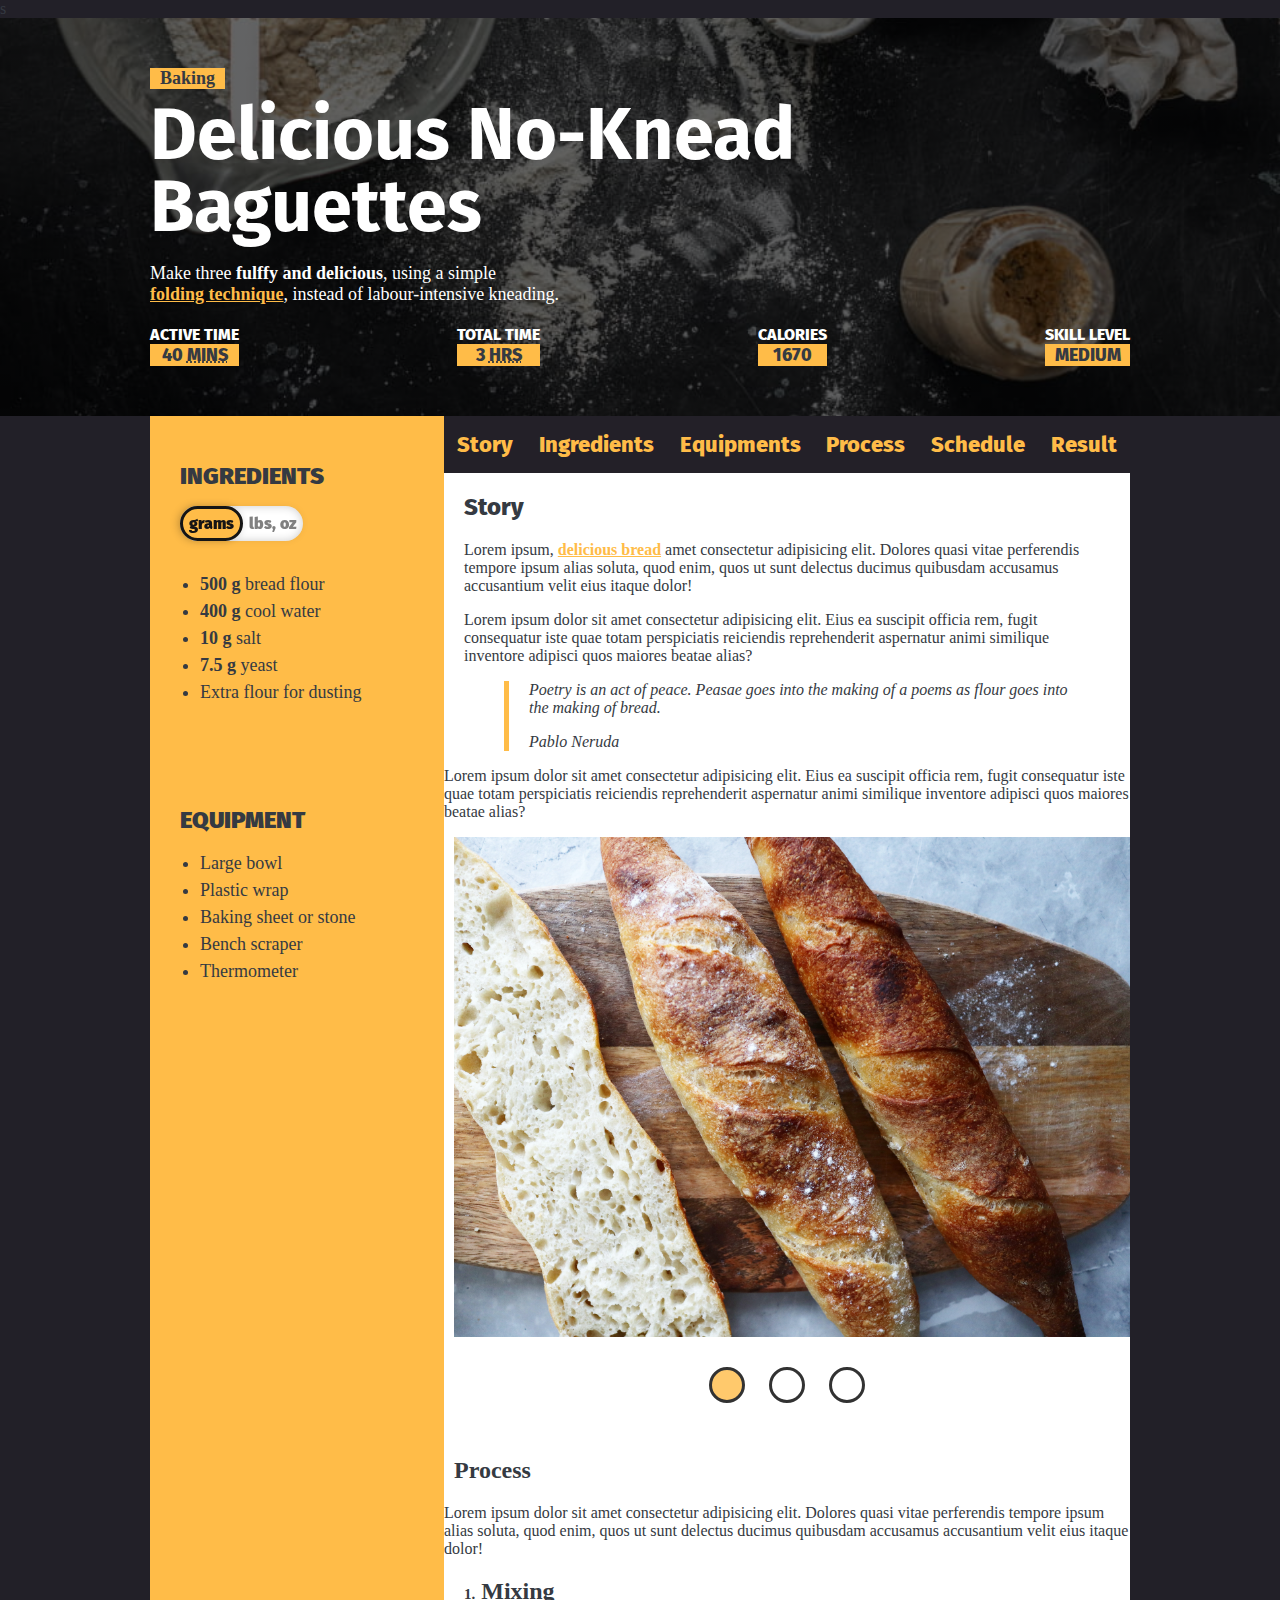
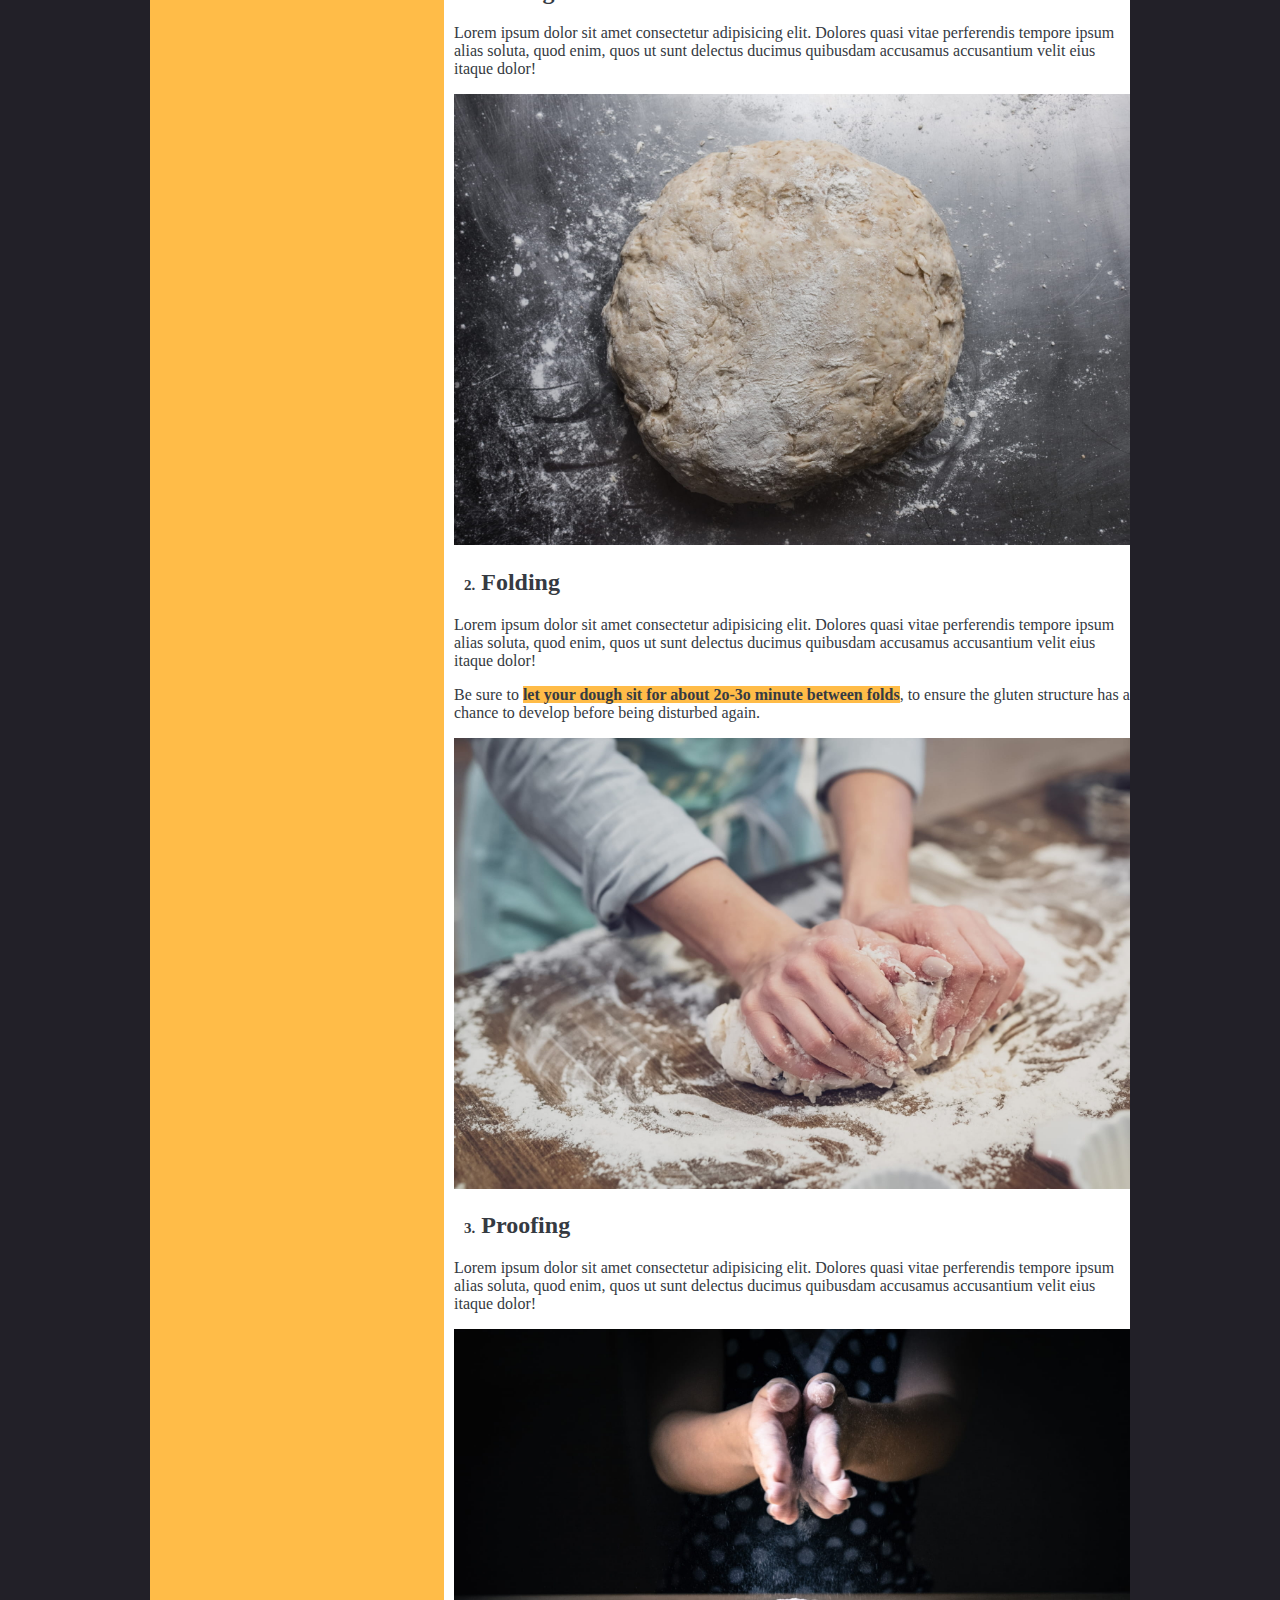
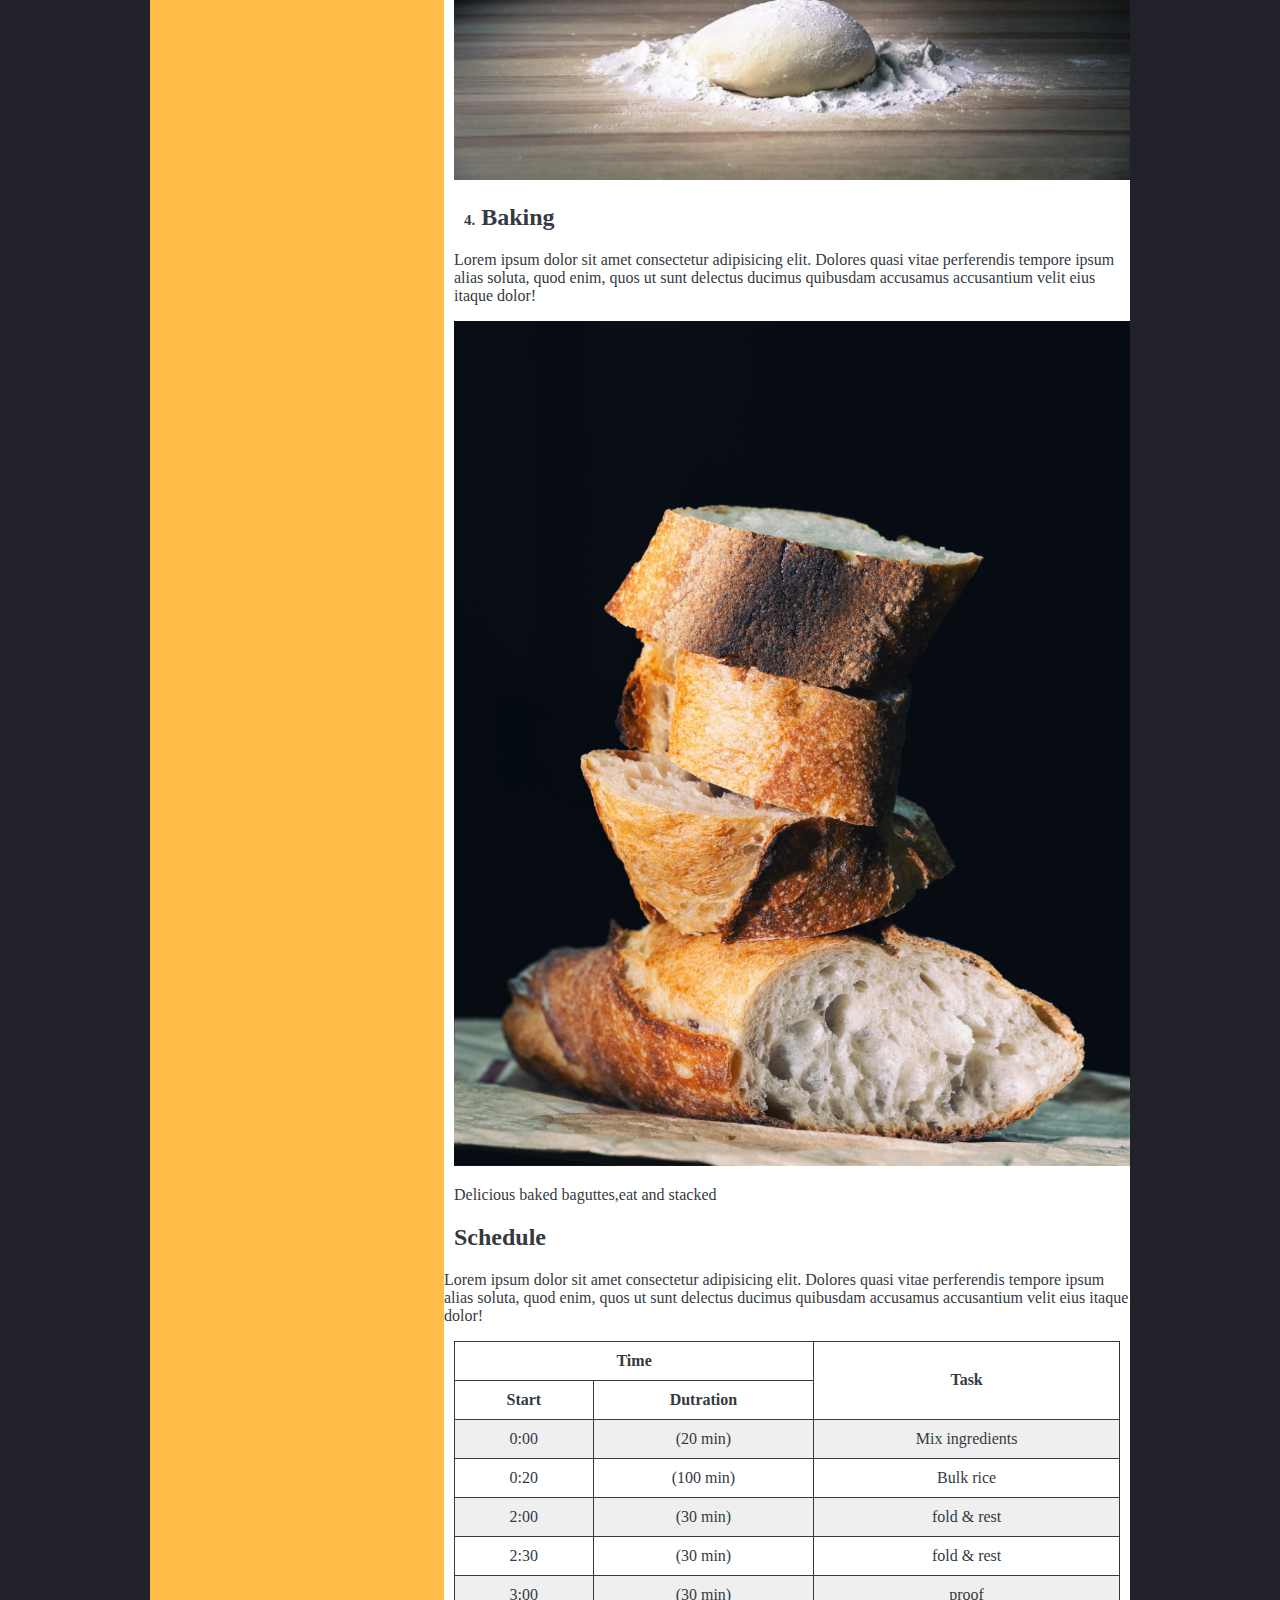
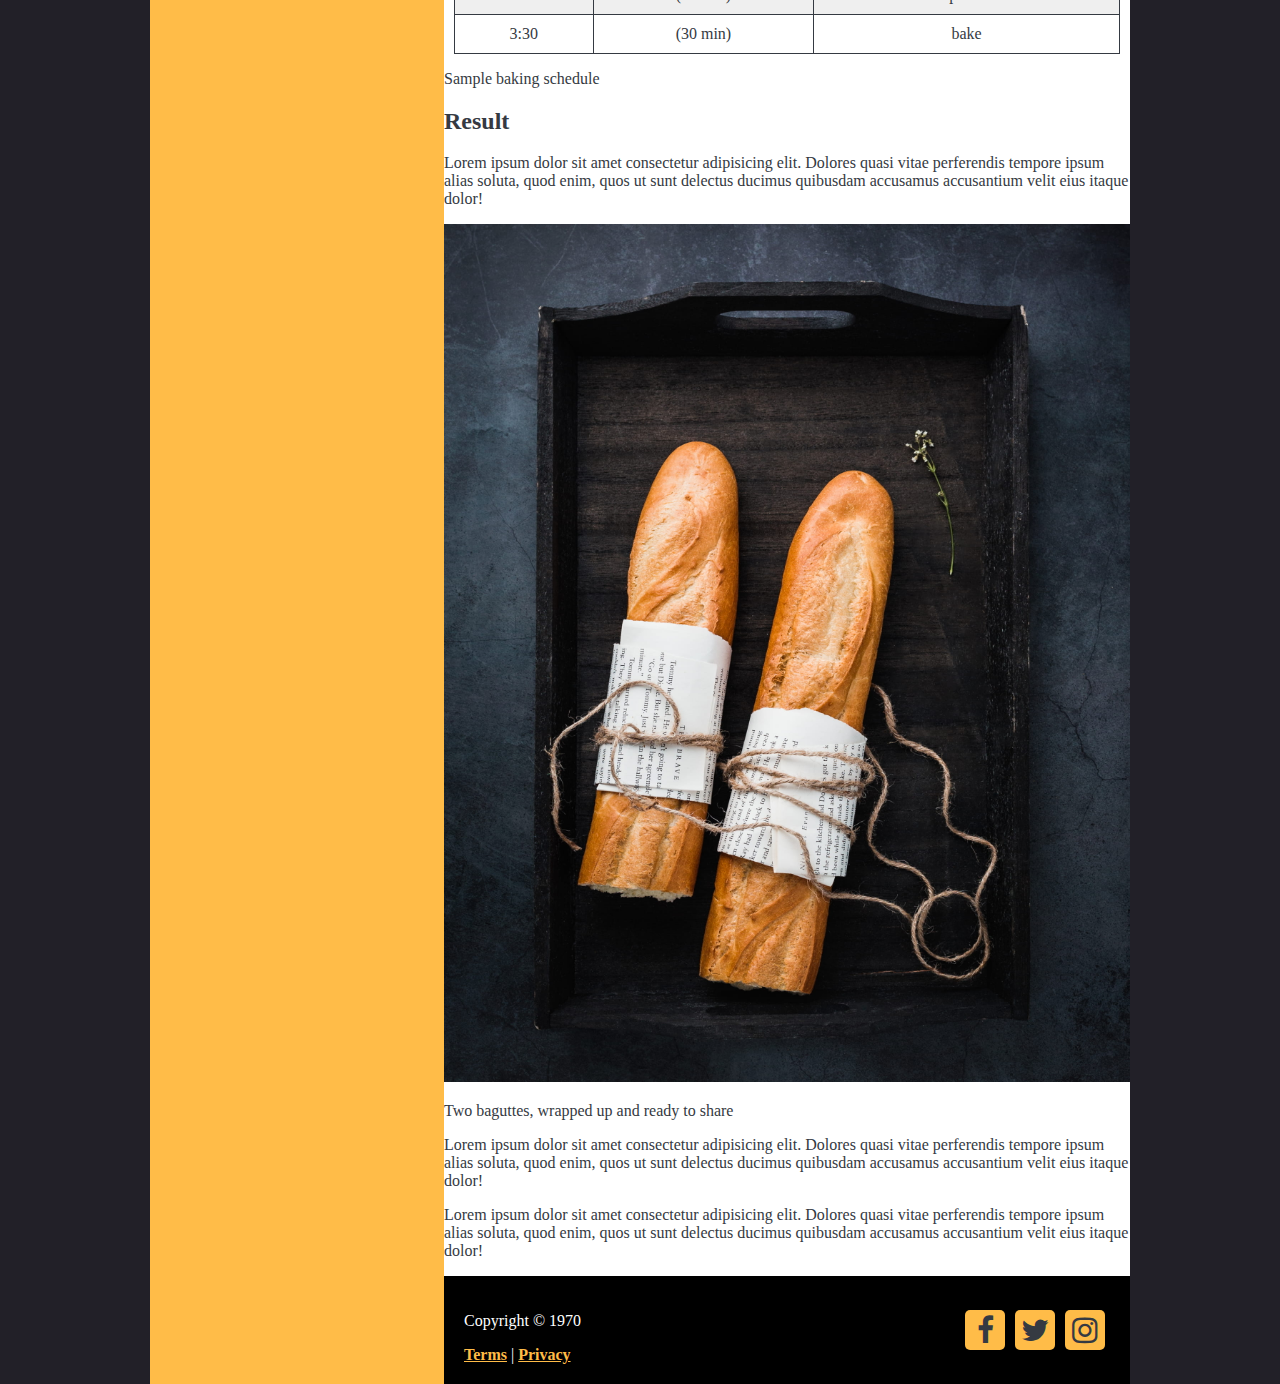
<file: Index.html>
<!DOCTYPE html>
<html lang="en">

<head>
    <meta charset="UTF-8">
    <meta http-equiv="X-UA-Compatible" content="IE=edge">
    <meta name="description" content="Recipe for delicious No-Knead Baguettes">s
    <meta name="viewport" content="width=device-width, initial-scale=1.0">
    <title>Baking</title>
    <link rel="stylesheet" href="https://cdnjs.cloudflare.com/ajax/libs/font-awesome/4.7.0/css/font-awesome.min.css">
    <link rel="preconnect" href="https://fonts.gstatic.com">
    <link href="https://fonts.googleapis.com/css2?family=Fira+Sans:wght@500;600;700;800&display=swap" rel="stylesheet">
    <link rel="stylesheet" href="assets/css/style.css">
</head>

<body>

    <!-- Home section -->

    <div class="main-wrapper">
        <section class="home">
            <div class="tag">
                <p>Baking</p>
            </div>
            <h1 class="theme-font-bold">Delicious No-Knead <br> Baguettes</h1>
            <p>Make three <b>fulffy and delicious</b>, using a simple <br><b class="yellow"><u>folding
                        technique</u></b>, instead of labour-intensive kneading.</p>

            <div class="home-tags">
                <div class="home-child-tags">
                    <h3 class="mb-0">active time</h3>
                    <p>40 <span>Mins</span></p>
                </div>
                <div class="home-child-tags">
                    <h3 class="mb-0">total time</h3>
                    <p>3 <span>hrs</span></p>
                </div>
                <div class="home-child-tags">
                    <h3 class="mb-0">calories</h3>
                    <p>1670</p>
                </div>
                <div class="home-child-tags">
                    <h3 class="mb-0">skill level</h3>
                    <p>medium</p>
                </div>
            </div>
        </section>

        <!-- --------------About---------- -->

        <div class="about">
            <section class="left-section">
                <div class="left-section-content">

                    <h1>ingredients</h1>
                    <div class="switch-button">
                        <!-- <span class="active"></span> -->
                        <button class="switch-button-case left active-case">grams</button>
                        <button class="switch-button-case right">lbs, oz</button>
                    </div>
                    <ul>
                        <li><span>500 g</span> bread flour</li>
                        <li><span>400 g</span> cool water</li>
                        <li><span>10 g</span> salt</li>
                        <li><span>7.5 g</span> yeast</li>
                        <li>Extra flour for dusting</li>
                    </ul>
                    <h1>equipment</h1>
                    <ul>
                        <li>Large bowl</li>
                        <li>Plastic wrap</li>
                        <li>Baking sheet or stone</li>
                        <li>Bench scraper</li>
                        <li>Thermometer</li>
                    </ul>
                </div>
            </section>

            <!-- nav bar -->

            <section class="right-section">
                <nav class="menu">
                    <ul>
                        <li>
                            <a href="#">story</a>
                        </li>
                        <li>
                            <a href="#">ingredients</a>
                        </li>
                        <li>
                            <a href="#">equipments</a>
                        </li>
                        <li>
                            <a href="#">process</a>
                        </li>
                        <li>
                            <a href="#">schedule</a>
                        </li>
                        <li>
                            <a href="#">result</a>
                        </li>
                    </ul>
                </nav>


                <!-- main content -->
                <div class="right-section-body">
                    <div class="right-section-content">
                        <h2>Story</h2>
                        <p>Lorem ipsum, <b class="yellow"><u>delicious bread</u></b> amet consectetur adipisicing elit.
                            Dolores quasi vitae perferendis tempore ipsum alias soluta, quod enim, quos ut sunt delectus
                            ducimus quibusdam accusamus accusantium velit
                            eius itaque dolor!</p>
                        <p>Lorem ipsum dolor sit amet consectetur adipisicing elit. Eius ea suscipit officia rem, fugit
                            consequatur iste quae totam perspiciatis reiciendis reprehenderit aspernatur animi similique
                            inventore adipisci quos maiores beatae alias?</p>
                        <!-- <div class="quote">
                            <p><i>Poetry is an act of peace. Peasae goes into the making of a poems as flour goes into
                                    the making of bread.</i></p> -->
                        <blockquote>
                            <p>Poetry is an act of peace. Peasae goes into the making of a poems as flour goes into
                                the making of bread.</p>
                            <p>Pablo Neruda</p>

                        </blockquote>


                        <!-- <p><i>Pablo Neruda</i></p> -->
                    </div>
                    <p>Lorem ipsum dolor sit amet consectetur adipisicing elit. Eius ea suscipit officia rem, fugit
                        consequatur iste quae totam perspiciatis reiciendis reprehenderit aspernatur animi similique
                        inventore adipisci quos maiores beatae alias?</p>

                    <!-- image slider -->
                    <div>
                        <div class="carousel">
                            <ul class="slides">
                                <input type="radio" name="radio-buttons" id="img-1" checked />
                                <li class="slide-container">
                                    <div class="slide-image">
                                        <img src="assets/imgs/gallery-a.jpg">
                                    </div>

                                    <div class="carousel-dots">
                                        <label for="img-1" class="carousel-dot" id="img-dot-1"></label>
                                        <label for="img-2" class="carousel-dot" id="img-dot-2"></label>
                                        <label for="img-3" class="carousel-dot" id="img-dot-3"></label>
                                    </div>
                            </ul>
                        </div>
                    </div>
                    <!--left section for mobileview  -->
                    <div class="left-section-content mobile">

                        <h1>ingredients</h1>
                        <div class="switch-button">
                            <!-- <span class="active"></span> -->
                            <button class="switch-button-case left active-case">grams</button>
                            <button class="switch-button-case right">lbs, oz</button>
                        </div>
                        <ul>
                            <li><span>500 g</span> bread flour</li>
                            <li><span>400 g</span> cool water</li>
                            <li><span>10 g</span> salt</li>
                            <li><span>7.5 g</span> yeast</li>
                            <li>Extra flour for dusting</li>
                        </ul>
                        <h1>equipment</h1>
                        <ul>
                            <li>large bowl</li>
                            <li>plastic wrap</li>
                            <li>Baking sheet or stone</li>
                            <li>Bench scraper</li>
                            <li>Thermometer</li>
                        </ul>
                    </div>
                    <h2 class="h2-heading">Process</h2>
                    <p class="para-content">Lorem ipsum dolor sit amet consectetur adipisicing elit. Dolores quasi vitae
                        perferendis
                        tempore ipsum alias soluta, quod enim, quos ut sunt delectus ducimus quibusdam accusamus
                        accusantium velit eius itaque dolor!</p>
                    <ul>
                        <li>
                            <h2 class="h2-heading"><span>1.</span> Mixing</h2>
                            <p>Lorem ipsum dolor sit amet consectetur adipisicing elit. Dolores quasi vitae
                                perferendis tempore ipsum alias soluta, quod enim, quos ut sunt delectus ducimus
                                quibusdam accusamus accusantium velit eius itaque dolor!</p>
                            <img src="assets/imgs/mixing-ingredients-1920w.jpg" alt="">
                        </li>
                        <li>
                            <h2 class="h2-heading"><span>2.</span> Folding</h2>
                            <p>Lorem ipsum dolor sit amet consectetur adipisicing elit. Dolores quasi vitae
                                perferendis tempore ipsum alias soluta, quod enim, quos ut sunt delectus ducimus
                                quibusdam accusamus accusantium velit eius itaque dolor!</p>
                            <p>Be sure to <span class="bg-yellow">let your dough sit for about 2o-3o minute between
                                    folds</span>, to ensure the gluten structure has a chance to develop before
                                being disturbed again.
                            </p>
                            <img src="assets/imgs/folding-dough-1920w.jpg" alt="">
                        </li>
                        <li>
                            <h2 class="h2-heading"><span>3.</span> Proofing</h2>
                            <p>Lorem ipsum dolor sit amet consectetur adipisicing elit. Dolores quasi vitae
                                perferendis tempore ipsum alias soluta, quod enim, quos ut sunt delectus ducimus
                                quibusdam accusamus accusantium velit eius itaque dolor!</p>
                            <img src="assets/imgs/proofing-1920w.jpg" alt="">
                        </li>
                        <li>
                            <h2 class="h2-heading"><span>4.</span> Baking</h2>
                            <p>Lorem ipsum dolor sit amet consectetur adipisicing elit. Dolores quasi vitae
                                perferendis tempore ipsum alias soluta, quod enim, quos ut sunt delectus ducimus
                                quibusdam accusamus accusantium velit eius itaque dolor!</p>
                            <img src="assets/imgs/baked-baguettes-1920w.jpg" alt="">
                            <p>Delicious baked baguttes,eat and stacked</p>
                        </li>
                    </ul>
                    <h2 class="h2-heading">Schedule</h2>
                    <p>Lorem ipsum dolor sit amet consectetur adipisicing elit. Dolores quasi vitae perferendis
                        tempore ipsum alias soluta, quod enim, quos ut sunt delectus ducimus quibusdam accusamus
                        accusantium velit eius itaque dolor!</p>
                    <div class="table-container">
                        <table>
                            <thead>
                                <tr>
                                    <td colspan="2">Time</td>
                                    <td rowspan="2">Task</td>
                                </tr>
                                <tr>
                                    <td>Start</td>
                                    <td>Dutration</td>
                                </tr>
                            </thead>
                            <tr class="bg-lightgray">
                                <td>0:00</td>
                                <td>(20 min)</td>
                                <td>Mix ingredients</td>
                            </tr>
                            <tr>
                                <td>0:20</td>
                                <td>(100 min)</td>
                                <td>Bulk rice</td>
                            </tr>
                            <tr class="bg-lightgray">
                                <td>2:00</td>
                                <td>(30 min)</td>
                                <td>fold & rest</td>
                            </tr>
                            <tr>
                                <td>2:30</td>
                                <td>(30 min)</td>
                                <td>fold & rest</td>
                            </tr>
                            <tr class="bg-lightgray">
                                <td>3:00</td>
                                <td>(30 min)</td>
                                <td>proof</td>
                            </tr>
                            <tr>
                                <td>3:30</td>
                                <td>(30 min)</td>
                                <td>bake</td>
                            </tr>

                        </table>
                    </div>
                    <p>Sample baking schedule</p>
                    <h2>Result</h2>
                    <p>Lorem ipsum dolor sit amet consectetur adipisicing elit. Dolores quasi vitae perferendis
                        tempore ipsum alias soluta, quod enim, quos ut sunt delectus ducimus quibusdam accusamus
                        accusantium velit eius itaque dolor!</p>
                    <img src="assets/imgs/ready-to-eat-1920w.jpg" alt="">
                    <p>Two baguttes, wrapped up and ready to share</p>
                    <p>Lorem ipsum dolor sit amet consectetur adipisicing elit. Dolores quasi vitae perferendis
                        tempore ipsum alias soluta, quod enim, quos ut sunt delectus ducimus quibusdam accusamus
                        accusantium velit eius itaque dolor!</p>
                    <p>Lorem ipsum dolor sit amet consectetur adipisicing elit. Dolores quasi vitae perferendis
                        tempore ipsum alias soluta, quod enim, quos ut sunt delectus ducimus quibusdam accusamus
                        accusantium velit eius itaque dolor!</p>
                </div>
                <!-- Footer -->
                <div class="footer">
                    <div class="footer-left">
                        <p>Copyright &#169; 1970</p>
                        <div>
                            <a href="#">Terms</a>
                            <span>|</span>
                            <a href="#">Privacy</a>
                        </div>
                    </div>
                    <div class="footer-right">
                        <a href="#"><i class="fa fa-facebook-f"></i></a>
                        <a href="#"><i class="fa fa-twitter"></i></a>
                        <a href="#"><i class="fa fa-instagram"></i></a>
                    </div>
                </div>
        </div>
        </section>
    </div>
    </div>
</body>

</html>
</file>
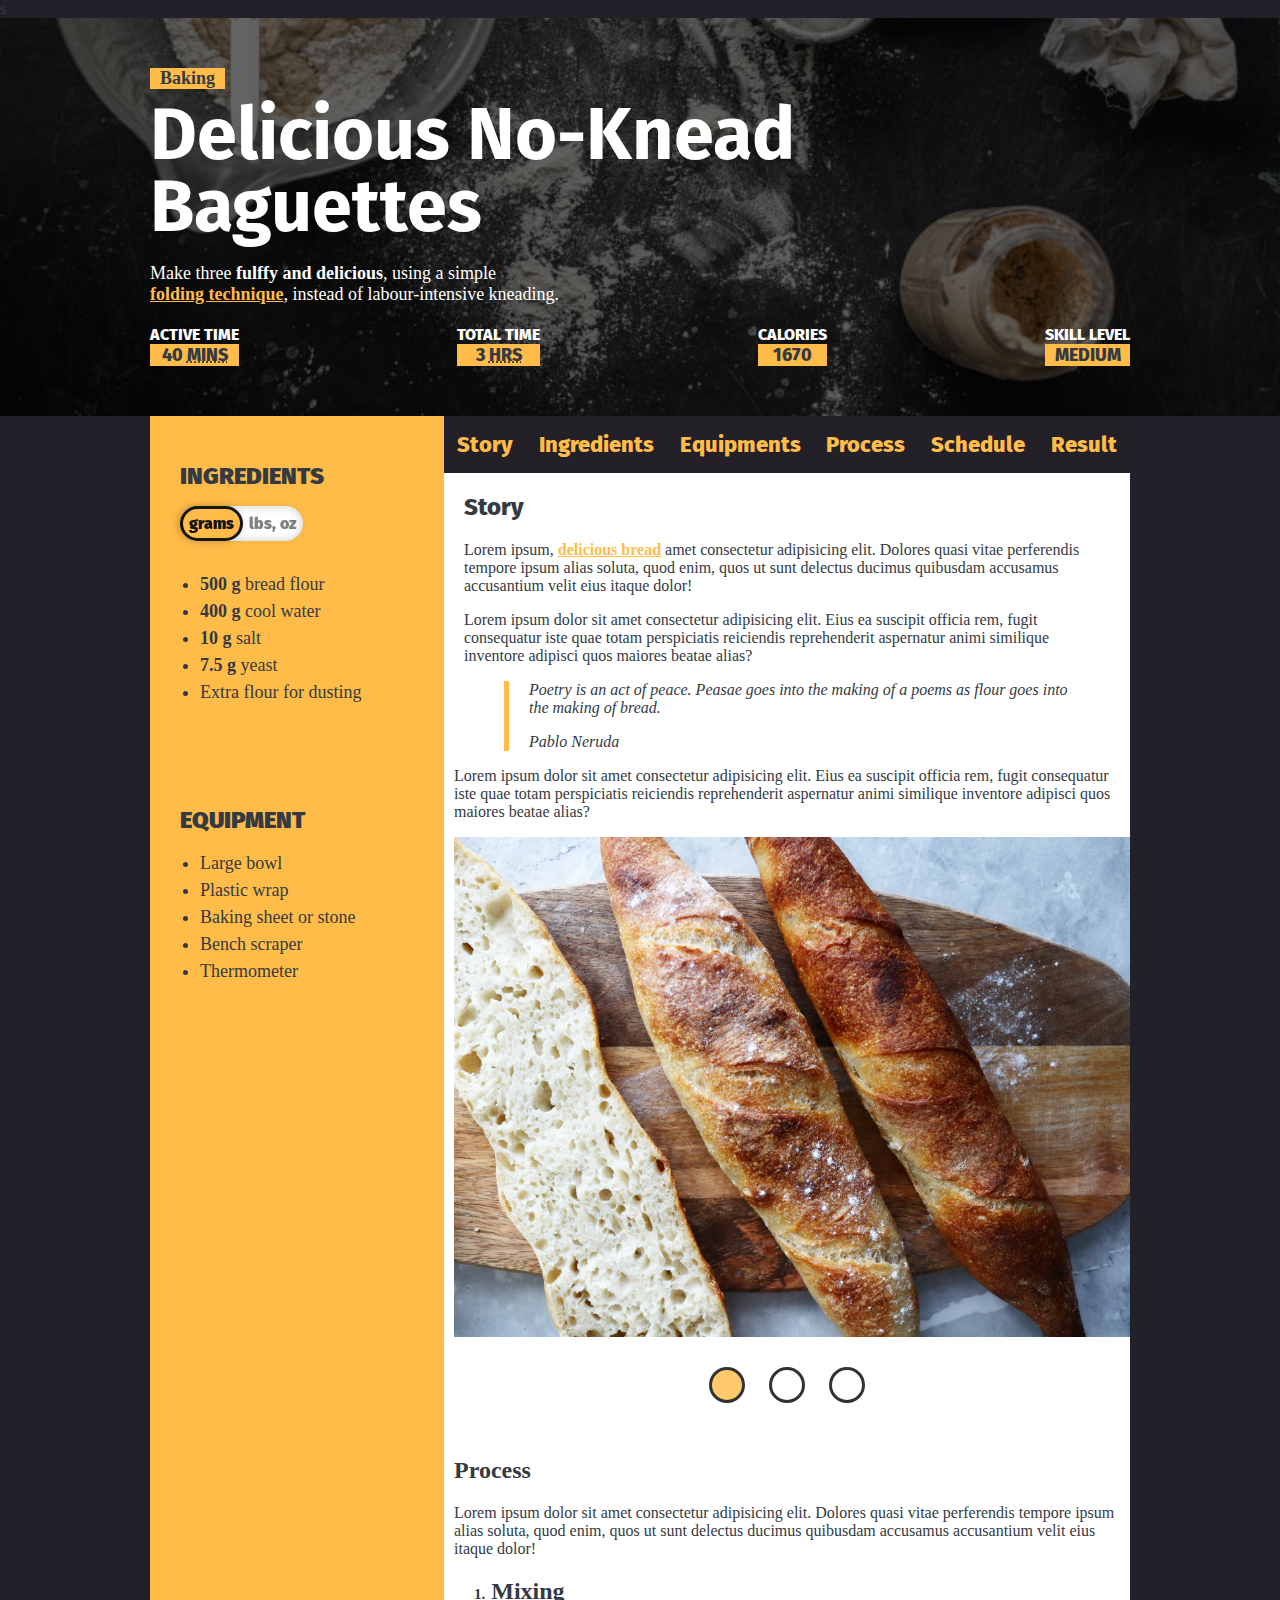
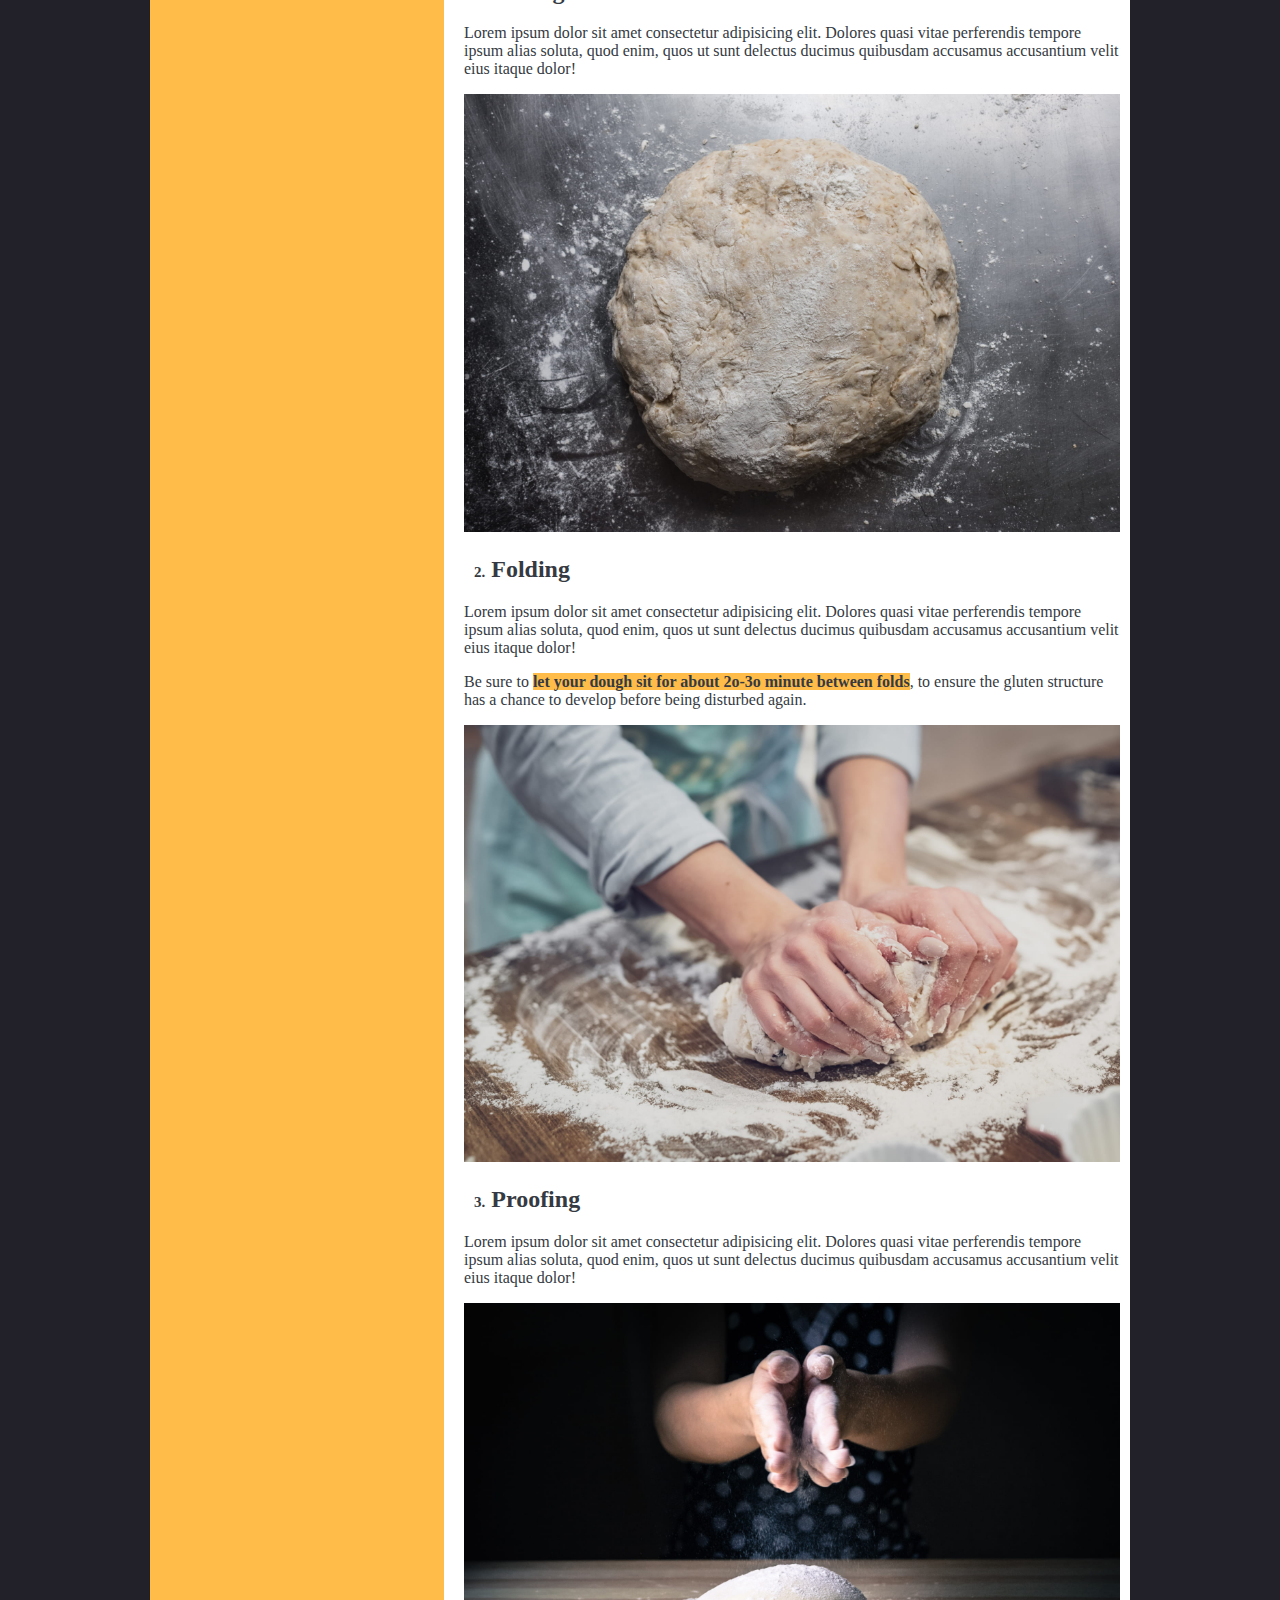
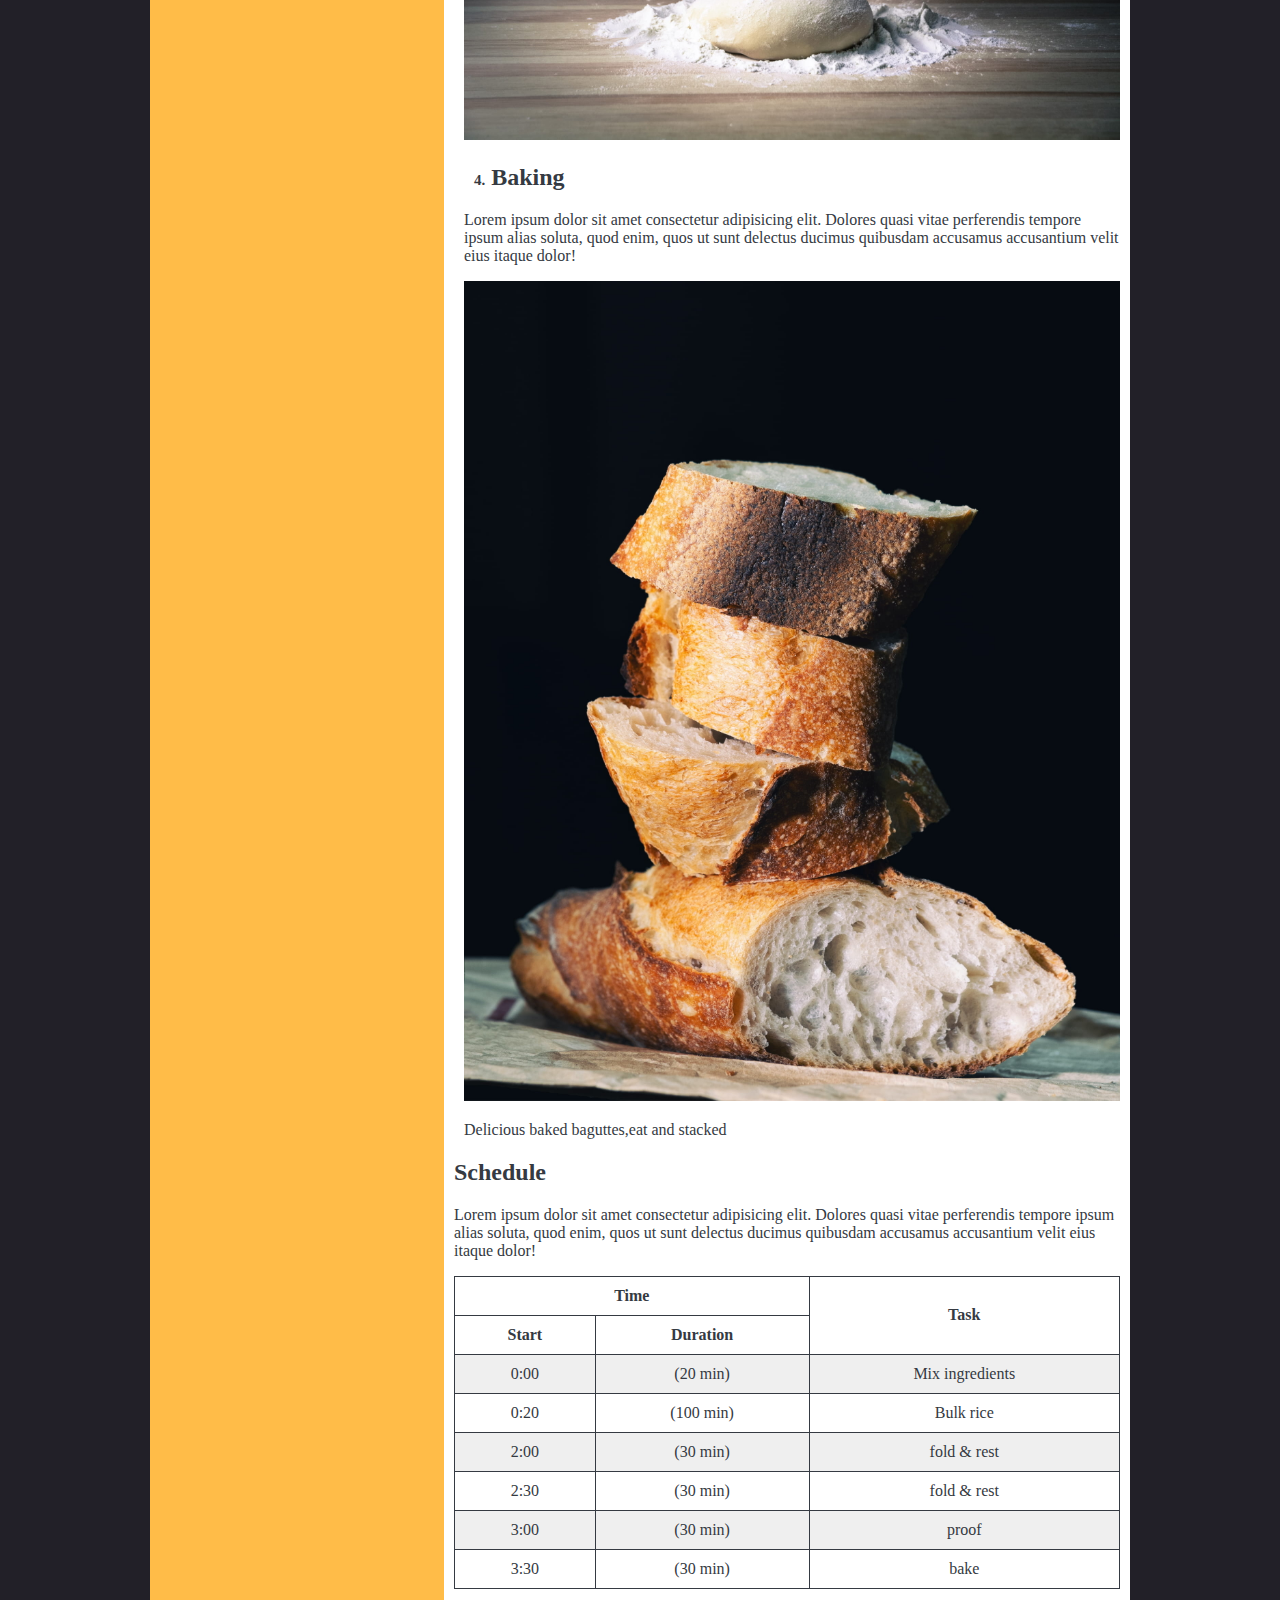
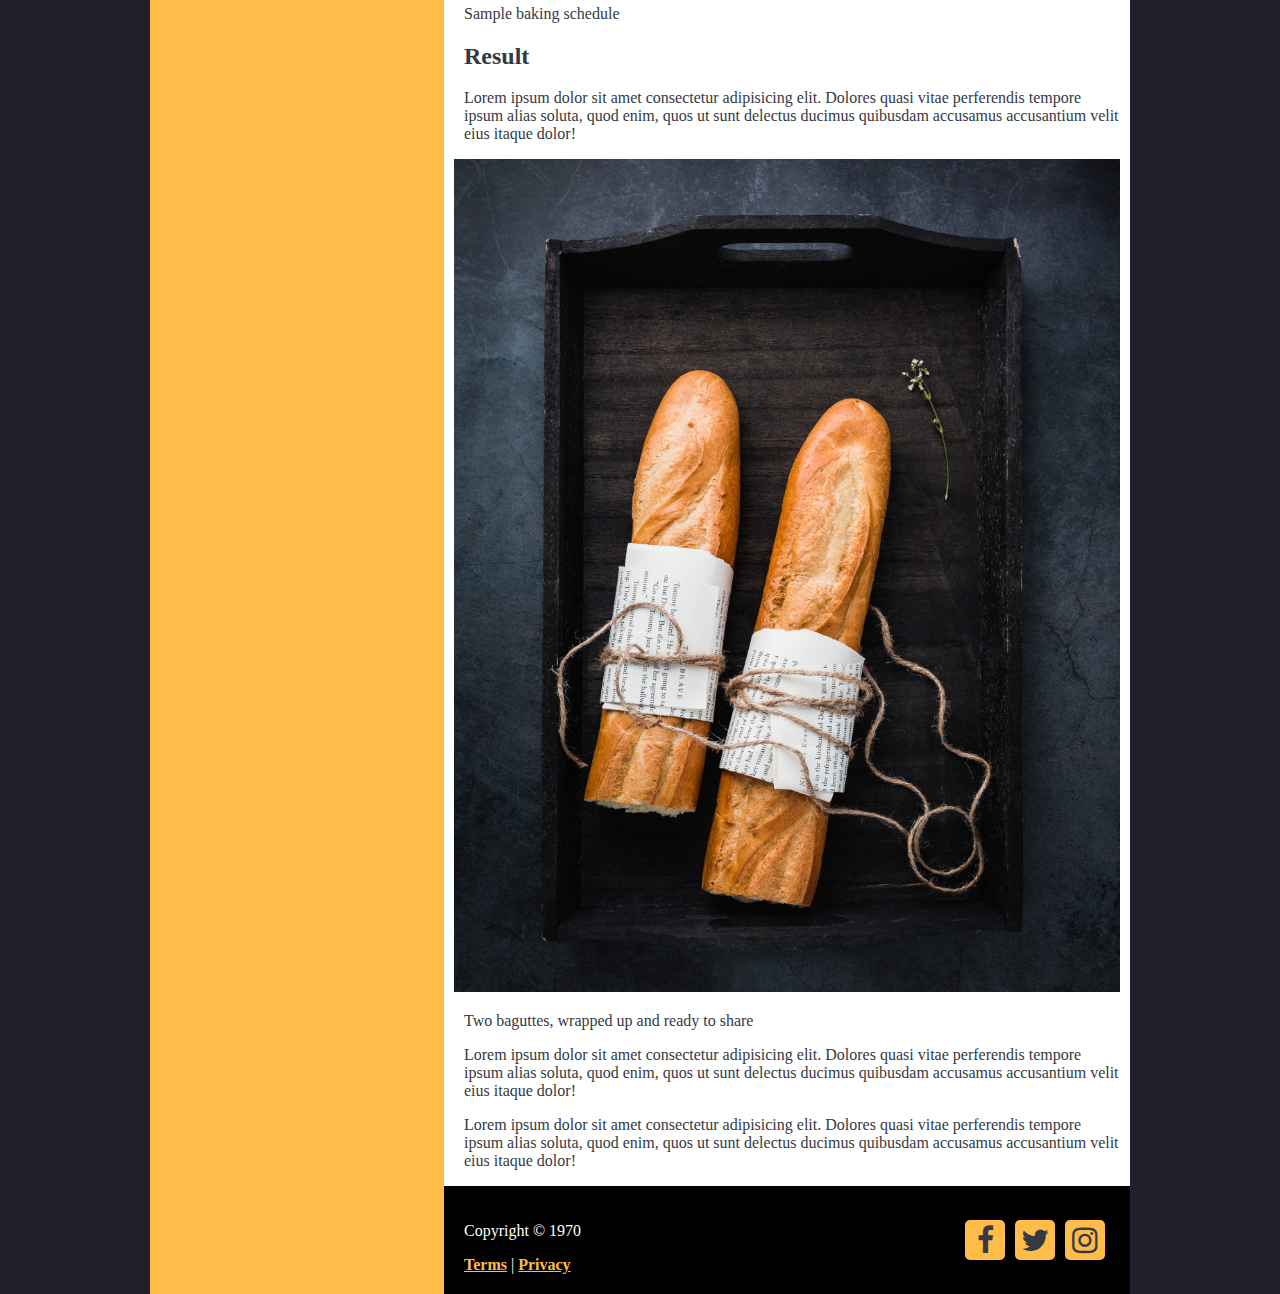
<file: index.html>
<!DOCTYPE html>
<html lang="en">

<head>
    <meta charset="UTF-8">
    <meta name="description" content="Recipe for delicious No-Knead Baguettes">s
    <meta name="viewport" content="width=device-width, initial-scale=1">
    <title>Baking</title>
    <link rel="stylesheet" href="https://cdnjs.cloudflare.com/ajax/libs/font-awesome/4.7.0/css/font-awesome.min.css">
    <link rel="preconnect" href="https://fonts.gstatic.com">
    <link href="https://fonts.googleapis.com/css2?family=Fira+Sans:wght@500;600;700;800&display=swap" rel="stylesheet">
    <link rel="stylesheet" href="assets/css/style.css">
</head>

<body>

    <!-- Home section -->

    <div class="main-wrapper">
        <section class="home">
            <div class="tag">
                <p>Baking</p>
            </div>
            <h1 class="theme-font-bold">Delicious No-Knead <br> Baguettes</h1>
            <p>Make three <b>fulffy and delicious</b>, using a simple <br><b class="yellow"><u>folding
                        technique</u></b>, instead of labour-intensive kneading.</p>

            <div class="home-tags">
                <div class="home-child-tags">
                    <h3 class="mb-0">active time</h3>
                    <p>40 <span>Mins</span></p>
                </div>
                <div class="home-child-tags">
                    <h3 class="mb-0">total time</h3>
                    <p>3 <span>hrs</span></p>
                </div>
                <div class="home-child-tags">
                    <h3 class="mb-0">calories</h3>
                    <p>1670</p>
                </div>
                <div class="home-child-tags">
                    <h3 class="mb-0">skill level</h3>
                    <p>medium</p>
                </div>
            </div>
        </section>

        <!-- --------------About---------- -->

        <div class="about">
            <section class="left-section">
                <div class="left-section-content">

                    <h1>ingredients</h1>
                    <div class="switch-button">
                        <!-- <span class="active"></span> -->
                        <button class="switch-button-case left active-case">grams</button>
                        <button class="switch-button-case right">lbs, oz</button>
                    </div>
                    <ul>
                        <li><span>500 g</span> bread flour</li>
                        <li><span>400 g</span> cool water</li>
                        <li><span>10 g</span> salt</li>
                        <li><span>7.5 g</span> yeast</li>
                        <li>Extra flour for dusting</li>
                    </ul>
                    <h1>equipment</h1>
                    <ul>
                        <li>Large bowl</li>
                        <li>Plastic wrap</li>
                        <li>Baking sheet or stone</li>
                        <li>Bench scraper</li>
                        <li>Thermometer</li>
                    </ul>
                </div>
            </section>

            <!-- nav bar -->

            <section class="right-section">
                <nav class="menu">
                    <ul>
                        <li>
                            <a href="#">story</a>
                        </li>
                        <li>
                            <a href="#">ingredients</a>
                        </li>
                        <li>
                            <a href="#">equipments</a>
                        </li>
                        <li>
                            <a href="#">process</a>
                        </li>
                        <li>
                            <a href="#">schedule</a>
                        </li>
                        <li>
                            <a href="#">result</a>
                        </li>
                    </ul>
                </nav>


                <!-- main content -->
                <div class="right-section-body">
                    <div class="right-section-content">
                        <h2>Story</h2>
                        <p>Lorem ipsum, <b class="yellow"><u>delicious bread</u></b> amet consectetur adipisicing elit.
                            Dolores quasi vitae perferendis tempore ipsum alias soluta, quod enim, quos ut sunt delectus
                            ducimus quibusdam accusamus accusantium velit
                            eius itaque dolor!</p>
                        <p>Lorem ipsum dolor sit amet consectetur adipisicing elit. Eius ea suscipit officia rem, fugit
                            consequatur iste quae totam perspiciatis reiciendis reprehenderit aspernatur animi similique
                            inventore adipisci quos maiores beatae alias?</p>
                        <!-- <div class="quote">
                            <p><i>Poetry is an act of peace. Peasae goes into the making of a poems as flour goes into
                                    the making of bread.</i></p> -->
                        <blockquote>
                            <p>Poetry is an act of peace. Peasae goes into the making of a poems as flour goes into
                                the making of bread.</p>
                            <p>Pablo Neruda</p>

                        </blockquote>


                        <!-- <p><i>Pablo Neruda</i></p> -->
                    </div>
                    <p class="p-content">Lorem ipsum dolor sit amet consectetur adipisicing elit. Eius ea suscipit
                        officia rem, fugit
                        consequatur iste quae totam perspiciatis reiciendis reprehenderit aspernatur animi similique
                        inventore adipisci quos maiores beatae alias?</p>

                    <!-- image slider -->
                    <div>
                        <div class="carousel">
                            <ul class="slides">
                                <input type="radio" name="radio-buttons" id="img-1" checked />
                                <li class="slide-container">
                                    <div class="slide-image">
                                        <img src="assets/imgs/gallery-a.jpg">
                                    </div>

                                    <div class="carousel-dots">
                                        <label for="img-1" class="carousel-dot" id="img-dot-1"></label>
                                        <label for="img-2" class="carousel-dot" id="img-dot-2"></label>
                                        <label for="img-3" class="carousel-dot" id="img-dot-3"></label>
                                    </div>
                            </ul>
                        </div>
                    </div>
                    <!--left section for mobileview  -->
                    <div class="left-section-content mobile">

                        <h1>ingredients</h1>
                        <div class="switch-button">
                            <!-- <span class="active"></span> -->
                            <button class="switch-button-case left active-case">grams</button>
                            <button class="switch-button-case right">lbs, oz</button>
                        </div>
                        <ul>
                            <li><span>500 g</span> bread flour</li>
                            <li><span>400 g</span> cool water</li>
                            <li><span>10 g</span> salt</li>
                            <li><span>7.5 g</span> yeast</li>
                            <li>Extra flour for dusting</li>
                        </ul>
                        <h1>equipment</h1>
                        <ul>
                            <li>large bowl</li>
                            <li>plastic wrap</li>
                            <li>Baking sheet or stone</li>
                            <li>Bench scraper</li>
                            <li>Thermometer</li>
                        </ul>
                    </div>
                    <h2 class="h2-heading">Process</h2>
                    <p class="p-content">Lorem ipsum dolor sit amet consectetur adipisicing elit. Dolores quasi vitae
                        perferendis
                        tempore ipsum alias soluta, quod enim, quos ut sunt delectus ducimus quibusdam accusamus
                        accusantium velit eius itaque dolor!</p>
                    <ul class="right-section-list">
                        <li>
                            <h2 class="h2-heading"><span>1.</span> Mixing</h2>
                            <p>Lorem ipsum dolor sit amet consectetur adipisicing elit. Dolores quasi vitae
                                perferendis tempore ipsum alias soluta, quod enim, quos ut sunt delectus ducimus
                                quibusdam accusamus accusantium velit eius itaque dolor!</p>
                            <img src="assets/imgs/mixing-ingredients-1920w.jpg" alt="mixing the ingredients">
                        </li>
                        <li>
                            <h2 class="h2-heading"><span>2.</span> Folding</h2>
                            <p>Lorem ipsum dolor sit amet consectetur adipisicing elit. Dolores quasi vitae
                                perferendis tempore ipsum alias soluta, quod enim, quos ut sunt delectus ducimus
                                quibusdam accusamus accusantium velit eius itaque dolor!</p>
                            <p>Be sure to <span class="bg-yellow">let your dough sit for about 2o-3o minute between
                                    folds</span>, to ensure the gluten structure has a chance to develop before
                                being disturbed again.
                            </p>
                            <img src="assets/imgs/folding-dough-1920w.jpg" alt="folding dough">
                        </li>
                        <li>
                            <h2 class="h2-heading"><span>3.</span> Proofing</h2>
                            <p>Lorem ipsum dolor sit amet consectetur adipisicing elit. Dolores quasi vitae
                                perferendis tempore ipsum alias soluta, quod enim, quos ut sunt delectus ducimus
                                quibusdam accusamus accusantium velit eius itaque dolor!</p>
                            <img src="assets/imgs/proofing-1920w.jpg" alt="proofing">
                        </li>
                        <li>
                            <h2 class="h2-heading"><span>4.</span> Baking</h2>
                            <p>Lorem ipsum dolor sit amet consectetur adipisicing elit. Dolores quasi vitae
                                perferendis tempore ipsum alias soluta, quod enim, quos ut sunt delectus ducimus
                                quibusdam accusamus accusantium velit eius itaque dolor!</p>
                            <img src="assets/imgs/baked-baguettes-1920w.jpg" alt="baked baguttes">
                            <p>Delicious baked baguttes,eat and stacked</p>
                        </li>
                    </ul>
                    <h2 class="h2-heading">Schedule</h2>
                    <p class="p-content">Lorem ipsum dolor sit amet consectetur adipisicing elit. Dolores quasi vitae
                        perferendis
                        tempore ipsum alias soluta, quod enim, quos ut sunt delectus ducimus quibusdam accusamus
                        accusantium velit eius itaque dolor!</p>
                    <div class="table-container">
                        <table>
                            <thead>
                                <tr>
                                    <td colspan="2">Time</td>
                                    <td rowspan="2">Task</td>
                                </tr>
                                <tr>
                                    <td>Start</td>
                                    <td>Duration</td>
                                </tr>
                            </thead>
                            <tr class="bg-lightgray">
                                <td>0:00</td>
                                <td>(20 min)</td>
                                <td>Mix ingredients</td>
                            </tr>
                            <tr>
                                <td>0:20</td>
                                <td>(100 min)</td>
                                <td>Bulk rice</td>
                            </tr>
                            <tr class="bg-lightgray">
                                <td>2:00</td>
                                <td>(30 min)</td>
                                <td>fold & rest</td>
                            </tr>
                            <tr>
                                <td>2:30</td>
                                <td>(30 min)</td>
                                <td>fold & rest</td>
                            </tr>
                            <tr class="bg-lightgray">
                                <td>3:00</td>
                                <td>(30 min)</td>
                                <td>proof</td>
                            </tr>
                            <tr>
                                <td>3:30</td>
                                <td>(30 min)</td>
                                <td>bake</td>
                            </tr>

                        </table>
                    </div>
                    <div class="results">
                        <p class="p-content">Sample baking schedule</p>
                        <h2 class="h2-heading">Result</h2>
                        <p class="p-content">Lorem ipsum dolor sit amet consectetur adipisicing elit. Dolores quasi
                            vitae perferendis
                            tempore ipsum alias soluta, quod enim, quos ut sunt delectus ducimus quibusdam accusamus
                            accusantium velit eius itaque dolor!</p>
                        <img src="assets/imgs/ready-to-eat-1920w.jpg" alt="food is ready">
                        <p class="p-content">Two baguttes, wrapped up and ready to share</p>
                        <p class="p-content">Lorem ipsum dolor sit amet consectetur adipisicing elit. Dolores quasi
                            vitae perferendis
                            tempore ipsum alias soluta, quod enim, quos ut sunt delectus ducimus quibusdam accusamus
                            accusantium velit eius itaque dolor!</p>
                        <p class="p-content">Lorem ipsum dolor sit amet consectetur adipisicing elit. Dolores quasi
                            vitae perferendis
                            tempore ipsum alias soluta, quod enim, quos ut sunt delectus ducimus quibusdam accusamus
                            accusantium velit eius itaque dolor!</p>
                    </div>
                    <!-- Footer -->
                    <div class="footer">
                        <div class="footer-left">
                            <p>Copyright &#169; 1970</p>
                            <div>
                                <a href="#">Terms</a>
                                <span>|</span>
                                <a href="#">Privacy</a>
                            </div>
                        </div>
                        <div class="footer-right">
                            <a href="#"><i class="fa fa-facebook-f"></i></a>
                            <a href="#"><i class="fa fa-twitter"></i></a>
                            <a href="#"><i class="fa fa-instagram"></i></a>
                        </div>
                    </div>
                </div>
            </section>
        </div>
    </div>
</body>

</html>
</file>
<file: assets/css/style.css>
:root {
    --yellow: #ffbc48;
}
body {
    margin: 0;
    padding: 0;
    box-sizing: border-box;
    background-color: #222028;
    font-family: Georgia, "Times New Roman", Times, serif;
    color: #353a42;
}
.theme-font {
    font-family: "Fira Sans", sans-serif;
}
ul {
    list-style: none;
    padding: 0;
    margin: 0;
}

a {
    color: #353a42;
    text-decoration: none;
}

a:hover {
    text-decoration: none;
}

.m-0 {
    margin: 0;
}

.mb-0 {
    margin-bottom: 0;
}

.mt-0 {
    margin-top: 0;
}

.yellow {
    color: var(--yellow);
}

.bg-yellow {
    background-color: var(--yellow);
    font-weight: 700;
}

.bg-lightgray {
    background-color: #efefef;
}

/* -----------home section--------- */

.home {
    background: linear-gradient(to right, rgba(0, 0, 0, 0.6), rgba(0, 0, 0, 0.6)), url(../imgs/ingredients-960w.jpg);
    background-position: center center;
    background-size: cover;
    background-repeat: no-repeat;
    padding: 50px 150px;
    color: #fff;
}

.home p {
    margin: 0;
    font-size: 18px;
}

.home h1 {
    margin: 10px 0 20px;
    font-size: 72px;
    line-height: 1em;
    font-family: "Fira Sans", sans-serif;
}

.tag {
    display: flex;
    justify-content: start;
    align-items: center;
}

.tag p {
    color: #353a42;
    background-color: var(--yellow);
    font-weight: 700;
    padding: 0px 10px;
}

.home-tags {
    display: flex;
    justify-content: space-between;
    align-items: center;
    font-family: "Fira Sans", sans-serif;
    margin-top: 20px;
}

.home-child-tags {
    text-align: center;
    text-transform: uppercase;
}

.home-child-tags h3 {
    margin-top: 0;
    font-size: 16px;
    font-weight: 800;
}

.home-child-tags p {
    color: #353a42;
    font-weight: 800;
    background-color: var(--yellow);
}

.home-child-tags p span {
    text-decoration: underline;
    text-decoration-style: dotted;
}

.left-section-content.mobile{
    display: none;
}

/* About */

.about {
    padding: 0 150px;
    display: flex;
    justify-content: start;
}

.about .left-section {
    width: 30%;
    background-color: var(--yellow);
}

.about .right-section {
    width: 70%;
    background: #fff;
}

.menu ul {
    display: flex;
    justify-content: space-around;
    align-items: center;
    padding: 15px 0;
    background-color: #232028;
}

/* nav bar  */

.menu ul li a {
    color: var(--yellow);
    font-size: 22px;
    font-weight: 800;
    font-family: "Fira Sans", sans-serif;
    text-transform: capitalize;
}

/* main ::content */

.right-section-content {
    padding: 0 20px;
}

.h2-heading,
.p-content
{
    padding-left: 10px;
}

.right-section-content h2 {
    font-family: "Fira Sans", sans-serif;
    font-weight: 800;
}

.right-section-body img {
    width: 100%;
}

.right-section-body ul li {
    padding-left: 10px;
}

.right-section-body ul li h2 span {
    font-size: 15px;
}
.table-container {
    overflow-x: auto;
    padding-right: 10px;
    padding-left: 10px;
}
.right-section-body table {
    width: 100%;
}


.right-section-list{
    padding-left: 10px;
    padding-right: 10px;
}

.results{
    padding-left: 10px;
    padding-right: 10px;
}   

.right-section-body table,
td,
th {
    border: 1px solid;
    border-collapse: collapse;
    padding: 10px;
    text-align: center;
    
}

.right-section-body table thead td {
    font-weight: 700;
}

/* .quote {
    border-left: 4px solid #ffbc48;
    padding-left: 20px;
} */

blockquote{

    border-left: 5px solid var(--yellow);
    /* border-left: 5px solid var(--black); */
    padding-left: 20px;
    font-style: italic;
}



.left-section-content {
    padding: 30px 15px 30px 30px;
}

.left-section-content h1 {
    text-transform: uppercase;
    font-size: 24px;
    font-family: "Fira Sans", sans-serif;
    font-weight: 900;
}

.left-section-content ul {
    list-style: disc;
    padding-left: 20px;
    margin-bottom: 100px;
}

.left-section-content ul li {
    font-size: 18px;
    padding: 3px 0;
}

.left-section-content ul li span {
    font-weight: 700;
}


 /* footer */

.footer {
    padding: 20px;
    color: #fff;
    background-color: black;
    display: flex;
    justify-content: space-between;
    align-items: center;
}

.footer a {
    color: var(--yellow);
    text-decoration: underline;
    font-weight: 600;
}

.footer .footer-right {
    display: flex;
}

.footer .footer-right a {
    margin: 0 5px;
}

.footer .footer-right a i {
    border-radius: 5px;
    width: 20px;
    height: 20px;
    font-size: 30px;
    padding: 10px;
    color: #353a42;
    background-color: var(--yellow);
    display: flex;
    justify-content: center;
    align-items: center;
}

/* /* switch button for grams and lbs */

.switch-button {
    width: fit-content;
    display: flex;
    align-items: center;
    justify-content: start;
    height: 35px;
    text-align: center;
    will-change: transform;
    z-index: 197 !important;
    color: gray;
    cursor: pointer;
    transition: 0.3s ease all;
    border-radius: 100px;
    background-color: #fff;
    margin-bottom: 30px;
    box-shadow: 0 0 8px -2px rgb(0 0 0 / 10%), inset 0 0 10px 0px rgb(0 0 0 / 20%);
}

.switch-button-case {
    display: inline-block;
    background: none;
    height: 100%;
    color: gray;
    position: relative;
    border: none;
    transition: 0.3s ease all;
    text-transform: lowercase;
    padding-bottom: 1px;
    font-weight: 900;
    font-family: 'Fira Sans';
    font-size: 16px;
}

.switch-button-case:hover {
    color: rgb(59, 59, 0);
    cursor: pointer;
}

.switch-button-case:focus {
    outline: none;
}

.switch-button .active {
    color: #151515;
    background-color: var(--yellow);
    border: 2px solid black;
    position: absolute;
    left: -1px;
    top: -1px;
    width: 50%;
    height: 100%;
    z-index: -1;
    transition: 0.3s ease-out all;
    border-radius: 100px;
}

.switch-button .active-case {
    color: #151515;
    background-color: var(--yellow);
    border: 3px solid #151515;
    border-radius: 50px;
    box-shadow: -2px 0 8px rgb(0 0 0 / 20%);
}

/* --------------image sliders------------ */

ul.slides {
    display: block;
    position: relative;
    height: 600px;
    margin: 0;
    padding: 0;
    overflow: hidden;
    list-style: none;
}



ul.slides input {
    display: none;
}

.carousel-dots {
    position: absolute;
    left: 0;
    right: 0;
    bottom: 20px;
    z-index: 999;
    text-align: center;
}

.carousel-dots .carousel-dot {
    display: inline-block;
    width: 30px;
    height: 30px;
    border-radius: 50%;
    border: 3px solid black;
    background-color: white;
    opacity: 0.8;
    margin: 10px;
    cursor: pointer;
}


#img-dot-1{
    background-color: var(--yellow);
}




/* Responsive */

@media only screen and (max-width: 1100px) {
    .home {
        padding: 20px 20px;
    }
    .home h1 {
        font-size: 34px;
    }
    .home p {
        font-size: 12px;
    }
    .home-tags {
        flex-direction: column;
        justify-content: center;
        align-items: flex-start;
    }
    .home-tags .home-child-tags {
        display: flex;
        justify-content: center;
        align-items: center;
        margin: 5px 0;
    }
    .home-tags .home-child-tags p {
        margin-left: 10px;
        padding: 3px 10px;
    }
    .left-section {
        display: none;
    }
    .about .right-section {
        width: 100%;
    }
    .about {
        padding: 0px;
    }
    .menu ul {
        flex-direction: column;
        justify-content: start;
        align-items: unset;
        padding-left: 20px;
    }
    .menu ul li a {
        font-size: 18px;
    }
    ul.slides {
        height: 250px;
    }
    .carousel-dots .carousel-dot {
        width: 15px;
        height: 15px;
    }
    .left-section-content ul {
        margin-bottom: 20px;
    }
    .left-section-content.mobile{
        display: block;
    }
}
</file>
